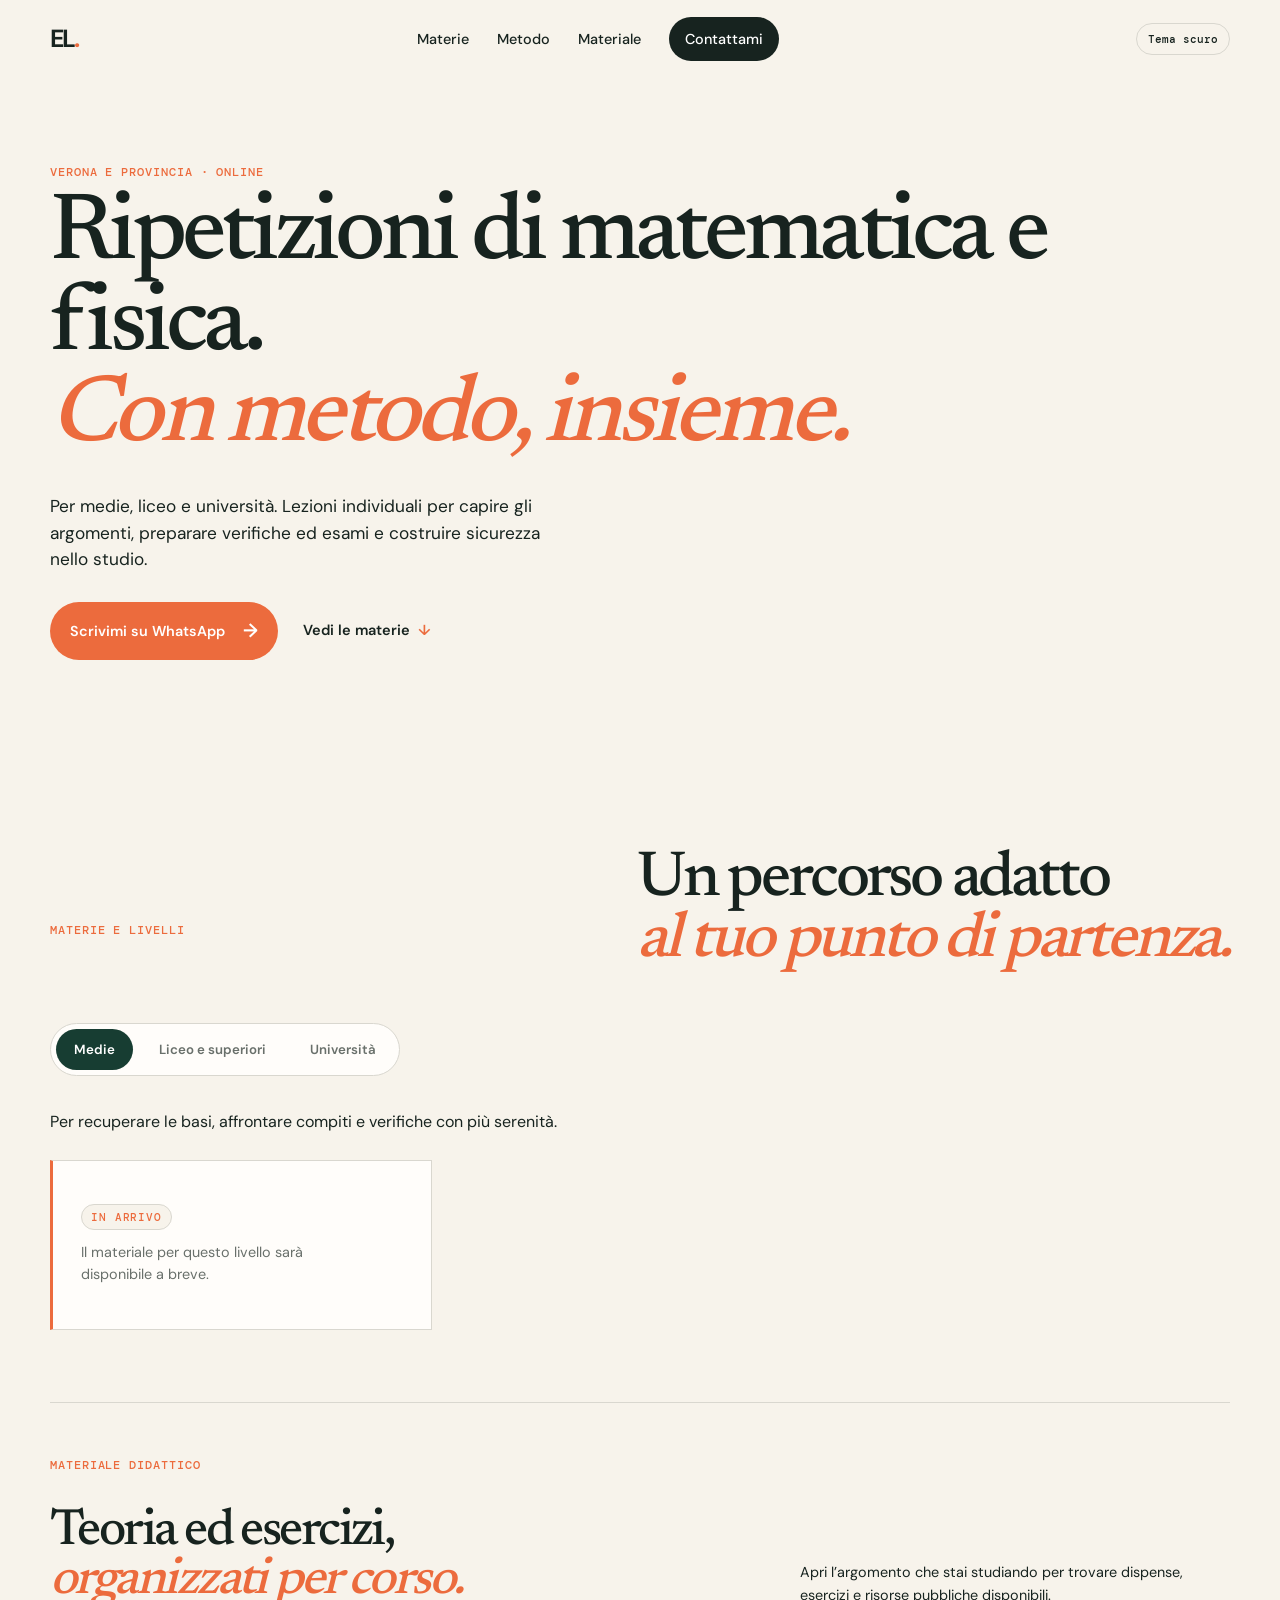
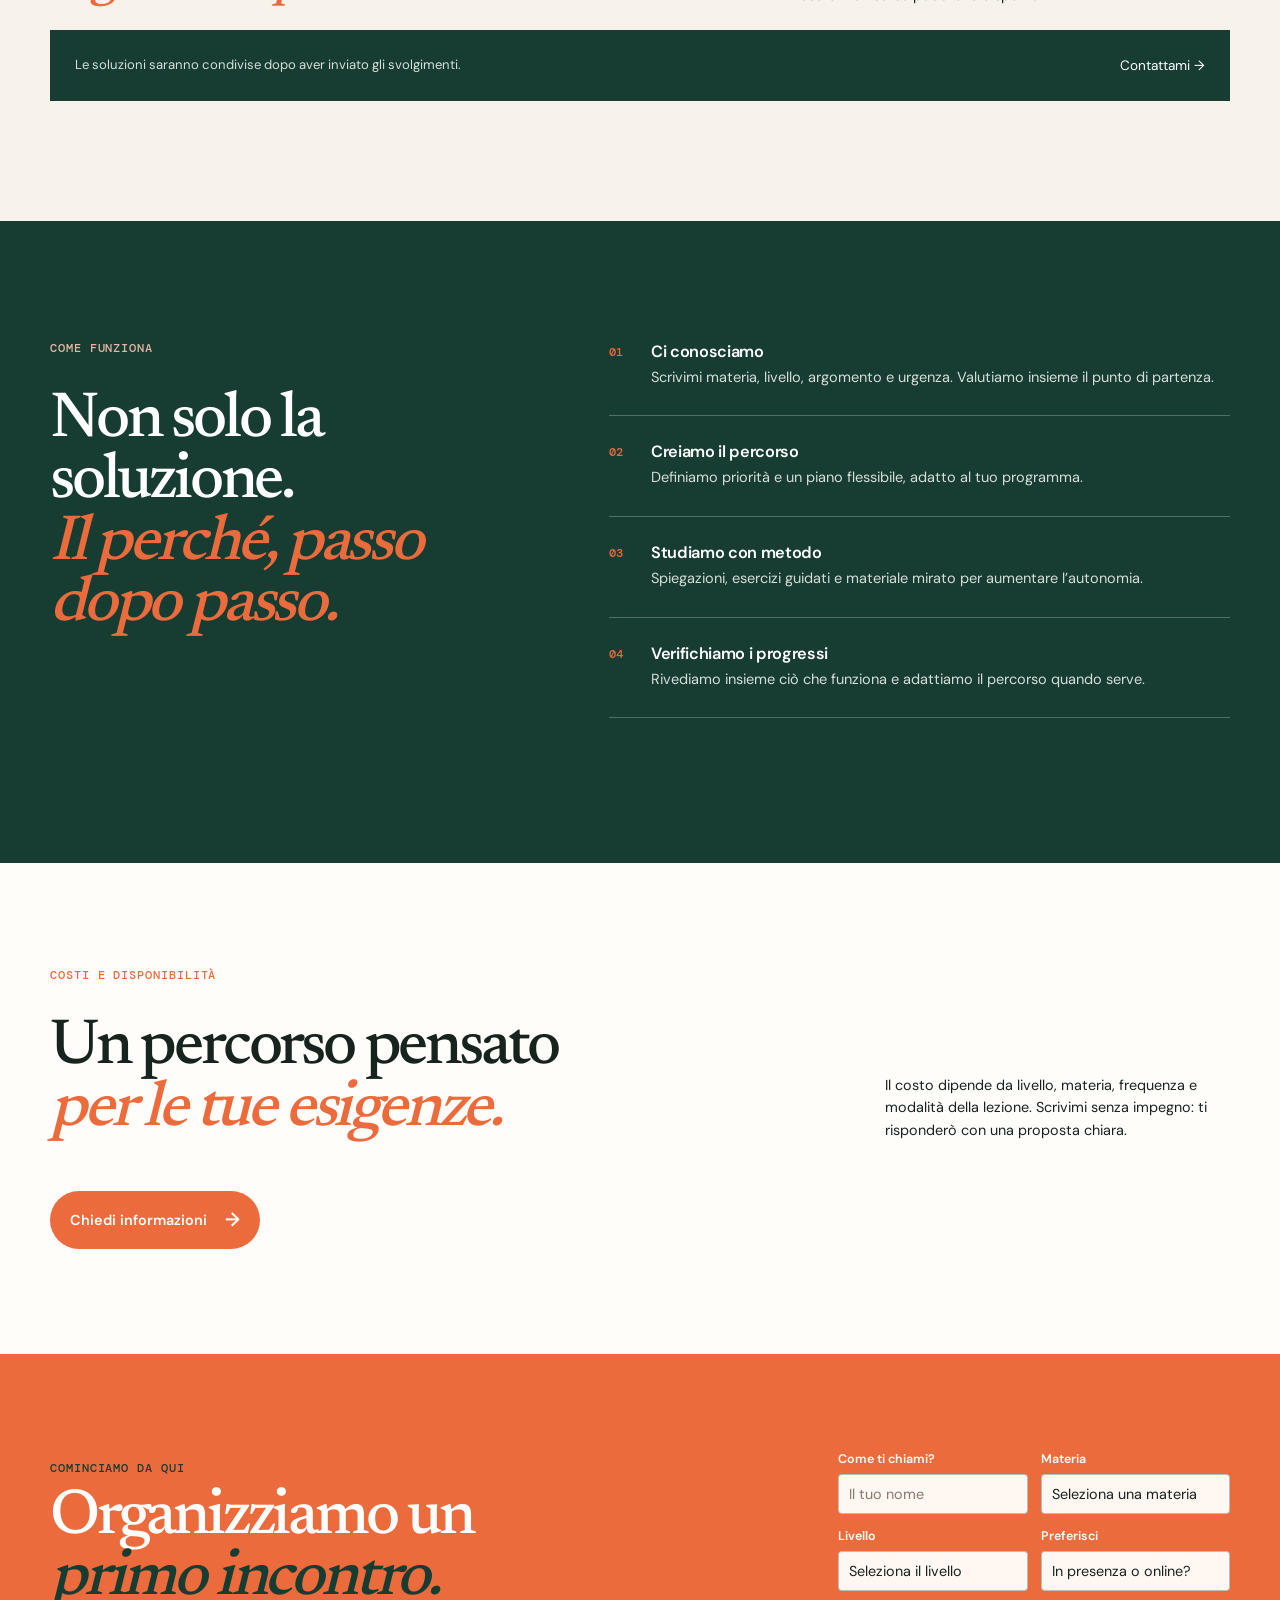
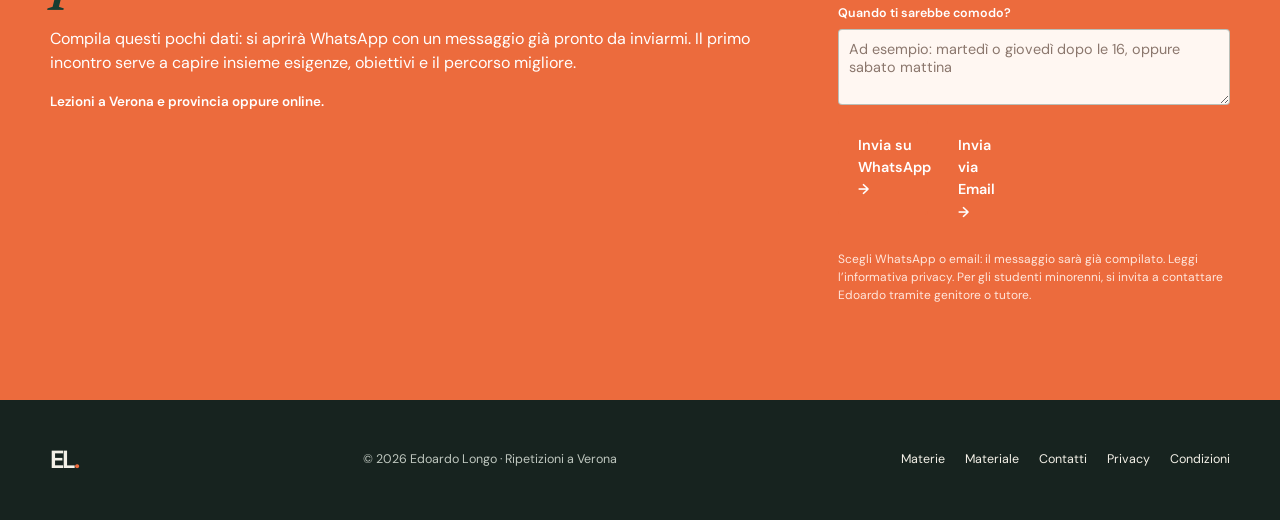
<file: index.html>
<!doctype html>
<html lang="it">
  <head>
    <meta charset="UTF-8" /><meta name="viewport" content="width=device-width, initial-scale=1.0" />
    <meta name="description" content="Ripetizioni di matematica e fisica per medie, liceo e università a Verona e provincia, anche online." />
    <title>Edoardo Longo | Ripetizioni a Verona</title><link rel="icon" href="favicon.svg" type="image/svg+xml" /><link rel="stylesheet" href="assets/css/style.css" /><link rel="canonical" href="https://edoolongo.github.io/RipetizioniSito/" /><meta property="og:type" content="website" /><meta property="og:site_name" content="Edoardo Longo | Ripetizioni a Verona" /><meta property="og:title" content="Ripetizioni di matematica e fisica | Edoardo Longo" /><meta property="og:description" content="Ripetizioni di matematica e fisica a Verona e online." /><meta property="og:url" content="https://edoolongo.github.io/RipetizioniSito/" /><meta property="og:image" content="https://edoolongo.github.io/RipetizioniSito/favicon.svg" /><meta name="twitter:card" content="summary" /><meta name="twitter:title" content="Ripetizioni di matematica e fisica | Edoardo Longo" /><meta name="twitter:description" content="Ripetizioni di matematica e fisica a Verona e online." /><meta name="twitter:image" content="https://edoolongo.github.io/RipetizioniSito/favicon.svg" />
  </head>
  <!-- Cloudflare Web Analytics -->
<script type="module"
        src="https://static.cloudflareinsights.com/beacon.min.js"
        data-cf-beacon='{"token": "ebfec169bf114a06a77a6d20a311c79b"}'>
</script>
<!-- End Cloudflare Web Analytics -->
  <body>
    <a class="skip-link" href="#contenuto">Vai al contenuto</a>
    <header class="site-header"><a class="brand" href="#inizio" aria-label="Home">EL<span>.</span></a><button class="menu-toggle" aria-expanded="false" aria-controls="nav-principale">Menu <span></span></button><nav id="nav-principale" class="main-nav" aria-label="Navigazione"><a href="#materie">Materie</a><a href="#metodo">Metodo</a><a href="#materiale">Materiale</a><a class="nav-cta" href="#contatti">Contattami</a></nav></header>
    <main id="contenuto">
      <section id="inizio" class="hero"><div class="hero-copy"><p class="eyebrow">Verona e provincia · Online</p><h1>Ripetizioni di matematica e fisica.<br /><em>Con metodo, insieme.</em></h1><p class="hero-text">Per medie, liceo e università. Lezioni individuali per capire gli argomenti, preparare verifiche ed esami e costruire sicurezza nello studio.</p><div class="hero-actions"><a class="button button-primary" href="https://wa.me/393333868540?text=Ciao%20Edoardo%2C%20vorrei%20avere%20informazioni%20per%20una%20ripetizione.%20Frequento%20___%20e%20avrei%20bisogno%20di%20aiuto%20in%20___." target="_blank" rel="noopener">Scrivimi su WhatsApp <span>→</span></a><a class="text-link" href="#materie">Vedi le materie <span>↓</span></a></div><div class="hero-notes"><span><b>1:1</b> Lezioni su misura</span><span><b>⌖</b> In presenza o online</span></div></div></section>
      <section id="materie" class="section subjects"><div class="section-heading"><div class="section-label">02 / Materie e livelli</div><h2>Un percorso adatto<br /><em>al tuo punto di partenza.</em></h2></div><div class="level-tabs" role="tablist"><button class="active" data-level="medie">Medie</button><button data-level="superiori">Liceo e superiori</button><button data-level="universita">Università</button></div><div class="level-panel active" data-panel="medie"><p class="level-intro">Per recuperare le basi, affrontare compiti e verifiche con più serenità.</p><div class="subject-grid compact"><article class="subject-card"><div class="card-number">Matematica</div><h3>Fondamenti e metodo</h3><p>Numeri, frazioni, proporzioni, equazioni, geometria piana e problemi.</p><a href="materiale.html?corso=matematica-medie">Materiale e esercizi →</a></article><article class="subject-card featured"><div class="card-number">Fisica</div><h3>Primi concetti</h3><p>Grandezze, misure, forze, energia e lettura dei fenomeni quotidiani.</p><a href="materiale.html?corso=fisica-medie">Materiale e esercizi →</a></article></div></div><div class="level-panel" data-panel="superiori"><p class="level-intro">Tutto il programma delle scuole superiori, dal recupero alla preparazione di verifiche e maturità.</p><div class="course-columns"><article><h3>Matematica</h3><ul class="course-list"><li><a href="materiale.html?corso=algebra">Algebra</a></li><li><a href="materiale.html?corso=geometria">Geometria</a></li><li><a href="materiale.html?corso=trigonometria">Trigonometria</a></li><li><a href="materiale.html?corso=funzioni">Funzioni e limiti</a></li><li><a href="materiale.html?corso=analisi-superiori">Analisi e derivate</a></li><li><a href="materiale.html?corso=probabilita-superiori">Probabilità e statistica</a></li></ul></article><article><h3>Fisica</h3><ul class="course-list"><li><a href="materiale.html?corso=cinematica">Cinematica</a></li><li><a href="materiale.html?corso=dinamica">Dinamica</a></li><li><a href="materiale.html?corso=energia">Lavoro, energia e quantità di moto</a></li><li><a href="materiale.html?corso=termodinamica">Termodinamica</a></li><li><a href="materiale.html?corso=elettromagnetismo">Elettromagnetismo</a></li><li><a href="materiale.html?corso=onde-ottica">Onde e ottica</a></li></ul></article></div></div><div class="level-panel" data-panel="universita"><p class="level-intro">Preparazione mirata per corsi ed esami universitari scientifici e informatici.</p><div class="course-columns three"><article><h3>Matematica</h3><ul class="course-list"><li><a href="materiale.html?corso=analisi-1">Analisi 1</a></li><li><a href="materiale.html?corso=analisi-2">Analisi 2</a></li><li><a href="materiale.html?corso=analisi-3">Analisi 3</a></li><li><a href="materiale.html?corso=geometria-differenziale">Geometria differenziale</a></li><li><a href="materiale.html?corso=topologia">Topologia</a></li><li><a href="materiale.html?corso=probabilita">Probabilità</a></li><li><a href="materiale.html?corso=calcolo-numerico">Calcolo numerico</a></li></ul></article><article><h3>Fisica</h3><ul class="course-list"><li><a href="materiale.html?corso=fisica-1">Fisica 1</a></li><li><a href="materiale.html?corso=fisica-2">Fisica 2</a></li></ul></article><article><h3>Programmazione</h3><ul class="course-list"><li><a href="materiale.html?corso=java">Java</a></li><li><a href="materiale.html?corso=python">Python</a></li><li><a href="materiale.html?corso=fortran">Fortran</a></li><li><a href="materiale.html?corso=matlab">Matlab</a></li></ul></article></div></div></section>
      <section id="metodo" class="section method"><div class="method-intro"><div class="section-label">03 / Come funziona</div><h2>Non solo la soluzione.<br /><em>Il perché, passo dopo passo.</em></h2></div><ol class="steps"><li><span>01</span><div><h3>Ci conosciamo</h3><p>Scrivimi materia, livello, argomento e urgenza. Valutiamo insieme il punto di partenza.</p></div></li><li><span>02</span><div><h3>Creiamo il percorso</h3><p>Definiamo priorità e un piano flessibile, adatto al tuo programma.</p></div></li><li><span>03</span><div><h3>Studiamo con metodo</h3><p>Spiegazioni, esercizi guidati e materiale mirato per aumentare l’autonomia.</p></div></li><li><span>04</span><div><h3>Verifichiamo i progressi</h3><p>Rivediamo insieme ciò che funziona e adattiamo il percorso quando serve.</p></div></li></ol></section>
      <section id="prezzi" class="section pricing contact-pricing"><div class="section-label">04 / Costi e disponibilità</div><div class="pricing-heading"><h2>Un percorso pensato<br /><em>per le tue esigenze.</em></h2><p>Il costo dipende da livello, materia, frequenza e modalità della lezione. Scrivimi senza impegno: ti risponderò con una proposta chiara.</p></div><a class="button button-primary" href="https://wa.me/393333868540?text=Ciao%20Edoardo%2C%20vorrei%20chiederti%20informazioni%20su%20costi%20e%20disponibilit%C3%A0%20per%20ripetizioni%20di%20___." target="_blank" rel="noopener">Chiedi informazioni <span>→</span></a></section>
      <section id="materiale" class="section resources"><div class="resources-head"><div><div class="section-label">06 / Materiale didattico</div><h2>Teoria ed esercizi,<br /><em>organizzati per corso.</em></h2></div><p>Apri l’argomento che stai studiando per trovare dispense, esercizi e risorse pubbliche disponibili.</p></div><div class="resource-grid"><a class="resource-card" href="#materie"><span>↗</span><small>Scuole medie</small><h3>Matematica e fisica</h3><p>Vai alle materie</p></a><a class="resource-card" href="#materie"><span>↗</span><small>Scuole superiori</small><h3>Programma completo</h3><p>Vai alle materie</p></a><a class="resource-card" href="#materie"><span>↗</span><small>Università</small><h3>Corsi ed esami</h3><p>Vai alle materie</p></a></div><aside class="student-area"><div class="lock">⌁</div><div><h3>Soluzioni e area studenti <span>riservata</span></h3><p>Le soluzioni complete e il materiale personale non vengono pubblicati sul sito: saranno condivisi solo tramite un’area con accesso dedicato.</p></div><a href="#contatti">Chiedi informazioni →</a></aside></section>
      <section id="contatti" class="contact"><div><p class="eyebrow">Cominciamo da qui</p><h2>Organizziamo un<br /><em>primo incontro.</em></h2><p>Compila questi pochi dati: si aprirà WhatsApp con un messaggio già pronto da inviarmi. Il primo incontro serve a capire insieme esigenze, obiettivi e il percorso migliore.</p><p class="contact-note">Lezioni a Verona e provincia oppure online.</p></div><form id="booking-form" class="booking-form"><label>Come ti chiami?<input name="nome" type="text" placeholder="Il tuo nome" required /></label><label>Materia<select name="materia" required><option value="" selected disabled>Seleziona una materia</option><option>Matematica</option><option>Fisica</option><option>Programmazione</option><option>Altro</option></select></label><label>Livello<select name="livello" required><option value="" selected disabled>Seleziona il livello</option><option>Scuole medie</option><option>Scuole superiori</option><option>Università</option></select></label><label>Preferisci<select name="modalita" required><option value="" selected disabled>In presenza o online?</option><option>In presenza a Verona / provincia</option><option>Online</option><option>Indifferente</option></select></label><label class="full-width">Quando ti sarebbe comodo?<textarea name="disponibilita" rows="3" placeholder="Ad esempio: martedì o giovedì dopo le 16, oppure sabato mattina" required></textarea></label><button class="button button-light full-width" type="submit">Proponi un primo incontro su WhatsApp <span>→</span></button><p class="form-note full-width">Si aprirà WhatsApp: potrai rileggere e inviare tu il messaggio.</p></form></section>
    </main><footer><a class="brand" href="#inizio">EL<span>.</span></a><p>© <span id="year"></span> Edoardo Longo · Ripetizioni a Verona</p><div><a href="#materie">Materie</a><a href="#materiale">Materiale</a><a href="#contatti">Contatti</a><a href="privacy.html">Privacy</a><a href="condizioni.html">Condizioni</a></div></footer><script src="assets/js/main.js"></script>
  </body>
</html>
</file>
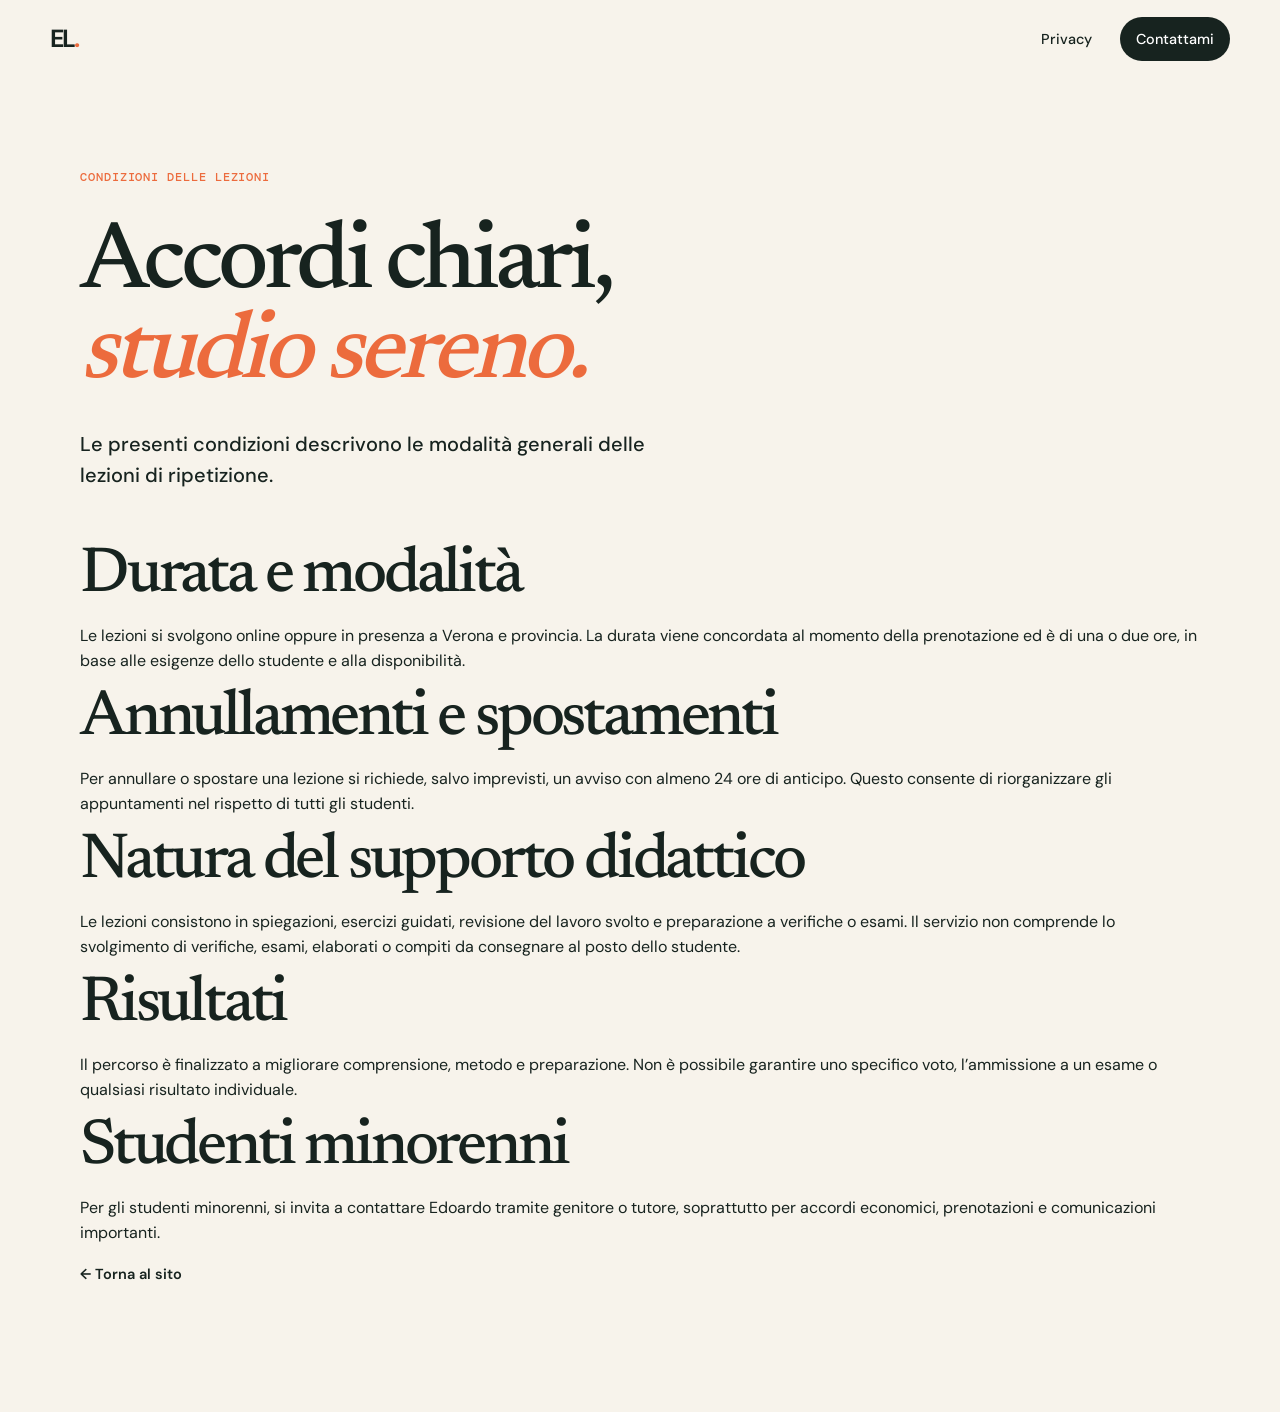
<file: condizioni.html>
<!doctype html><html lang="it"><head><meta charset="UTF-8" /><meta name="viewport" content="width=device-width, initial-scale=1.0" /><meta name="description" content="Condizioni delle lezioni di ripetizione di Edoardo Longo." /><title>Condizioni delle lezioni | Edoardo Longo</title><link rel="icon" href="favicon.svg" type="image/svg+xml" /><link rel="stylesheet" href="assets/css/style.css" /><link rel="canonical" href="https://edoolongo.github.io/RipetizioniSito/condizioni.html" /><meta property="og:type" content="website" /><meta property="og:site_name" content="Edoardo Longo | Ripetizioni a Verona" /><meta property="og:title" content="Condizioni delle lezioni | Edoardo Longo" /><meta property="og:description" content="Ripetizioni di matematica e fisica a Verona e online." /><meta property="og:url" content="https://edoolongo.github.io/RipetizioniSito/condizioni.html" /><meta property="og:image" content="https://edoolongo.github.io/RipetizioniSito/favicon.svg" /><meta name="twitter:card" content="summary" /><meta name="twitter:title" content="Ripetizioni di matematica e fisica | Edoardo Longo" /><meta name="twitter:description" content="Ripetizioni di matematica e fisica a Verona e online." /><meta name="twitter:image" content="https://edoolongo.github.io/RipetizioniSito/favicon.svg" /></head><!-- Cloudflare Web Analytics -->
<script type="module"
        src="https://static.cloudflareinsights.com/beacon.min.js"
        data-cf-beacon='{"token": "ebfec169bf114a06a77a6d20a311c79b"}'>
</script>
<!-- End Cloudflare Web Analytics --><body><header class="site-header"><a class="brand" href="index.html">EL<span>.</span></a><nav class="main-nav material-nav"><a href="privacy.html">Privacy</a><a class="nav-cta" href="index.html#contatti">Contattami</a></nav></header><main class="material-page privacy-page"><p class="section-label">Condizioni delle lezioni</p><h1>Accordi chiari,<br /><em>studio sereno.</em></h1><p class="lead">Le presenti condizioni descrivono le modalità generali delle lezioni di ripetizione.</p><h2>Durata e modalità</h2><p>Le lezioni si svolgono online oppure in presenza a Verona e provincia. La durata viene concordata al momento della prenotazione ed è di una o due ore, in base alle esigenze dello studente e alla disponibilità.</p><h2>Annullamenti e spostamenti</h2><p>Per annullare o spostare una lezione si richiede, salvo imprevisti, un avviso con almeno 24 ore di anticipo. Questo consente di riorganizzare gli appuntamenti nel rispetto di tutti gli studenti.</p><h2>Natura del supporto didattico</h2><p>Le lezioni consistono in spiegazioni, esercizi guidati, revisione del lavoro svolto e preparazione a verifiche o esami. Il servizio non comprende lo svolgimento di verifiche, esami, elaborati o compiti da consegnare al posto dello studente.</p><h2>Risultati</h2><p>Il percorso è finalizzato a migliorare comprensione, metodo e preparazione. Non è possibile garantire uno specifico voto, l’ammissione a un esame o qualsiasi risultato individuale.</p><h2>Studenti minorenni</h2><p>Per gli studenti minorenni, si invita a contattare Edoardo tramite genitore o tutore, soprattutto per accordi economici, prenotazioni e comunicazioni importanti.</p><p><a class="text-link" href="index.html">← Torna al sito</a></p></main></body></html>
</file>
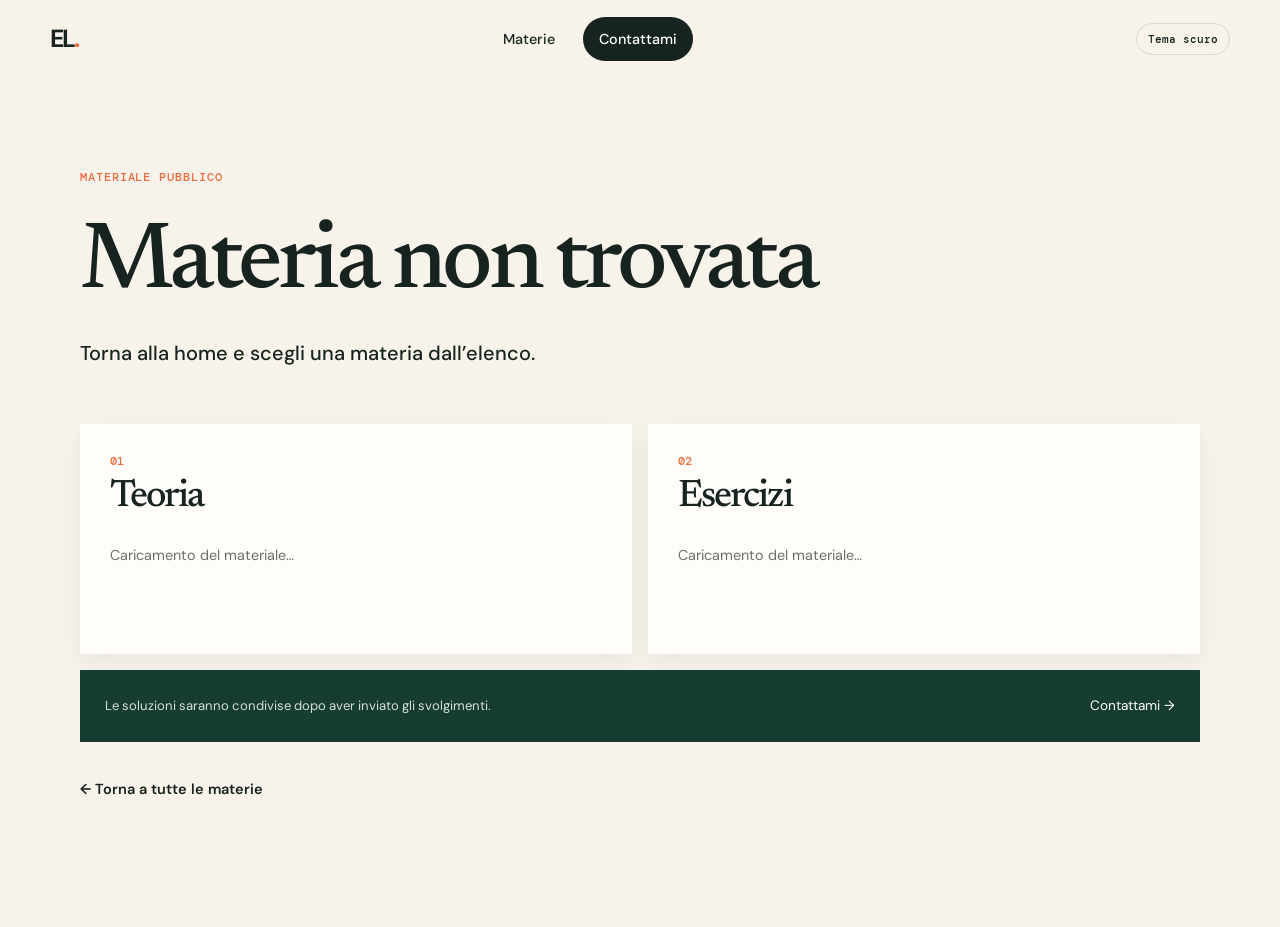
<file: materiale.html>
<!doctype html><html lang="it"><head><meta charset="UTF-8" /><meta name="viewport" content="width=device-width, initial-scale=1.0" /><meta name="description" content="Materiale didattico per ripetizioni." /><title>Materiale didattico | Edoardo Longo</title><link rel="icon" href="favicon.svg" type="image/svg+xml" /><link rel="stylesheet" href="assets/css/style.css" /><link rel="canonical" href="https://edoolongo.github.io/RipetizioniSito/materiale.html" /><meta property="og:type" content="website" /><meta property="og:site_name" content="Edoardo Longo | Ripetizioni a Verona" /><meta property="og:title" content="Materiale didattico | Edoardo Longo" /><meta property="og:description" content="Ripetizioni di matematica e fisica a Verona e online." /><meta property="og:url" content="https://edoolongo.github.io/RipetizioniSito/materiale.html" /><meta property="og:image" content="https://edoolongo.github.io/RipetizioniSito/favicon.svg" /><meta name="twitter:card" content="summary" /><meta name="twitter:title" content="Ripetizioni di matematica e fisica | Edoardo Longo" /><meta name="twitter:description" content="Ripetizioni di matematica e fisica a Verona e online." /><meta name="twitter:image" content="https://edoolongo.github.io/RipetizioniSito/favicon.svg" /></head><!-- Cloudflare Web Analytics -->
<script type="module"
        src="https://static.cloudflareinsights.com/beacon.min.js"
        data-cf-beacon='{"token": "ebfec169bf114a06a77a6d20a311c79b"}'>
</script>
<!-- End Cloudflare Web Analytics --><body><header class="site-header"><a class="brand" href="index.html">EL<span>.</span></a><nav class="main-nav material-nav"><a href="index.html#materie">Materie</a><a class="nav-cta" href="index.html#contatti">Contattami</a></nav></header><main class="material-page"><p class="section-label" id="course-level">Materiale pubblico</p><h1 id="course-title">Materiale didattico</h1><p class="lead" id="course-intro">Teoria ed esercizi per questo corso.</p><div class="material-sections"><section><p class="material-icon">01</p><h2>Teoria</h2><div id="theory-list" class="file-list"><p>Caricamento del materiale…</p></div></section><section><p class="material-icon">02</p><h2>Esercizi</h2><div id="exercise-list" class="file-list"><p>Caricamento del materiale…</p></div></section></div><aside class="student-area"><div class="lock">⌁</div><div><h3>Soluzioni riservate</h3><p>Le soluzioni non sono pubblicate sul sito e vengono condivise nell’area studenti dedicata.</p></div><a href="index.html#contatti">Contattami →</a></aside><p><a class="text-link" href="index.html#materie">← Torna a tutte le materie</a></p></main><script src="assets/js/materiale.js"></script></body></html>
</file>
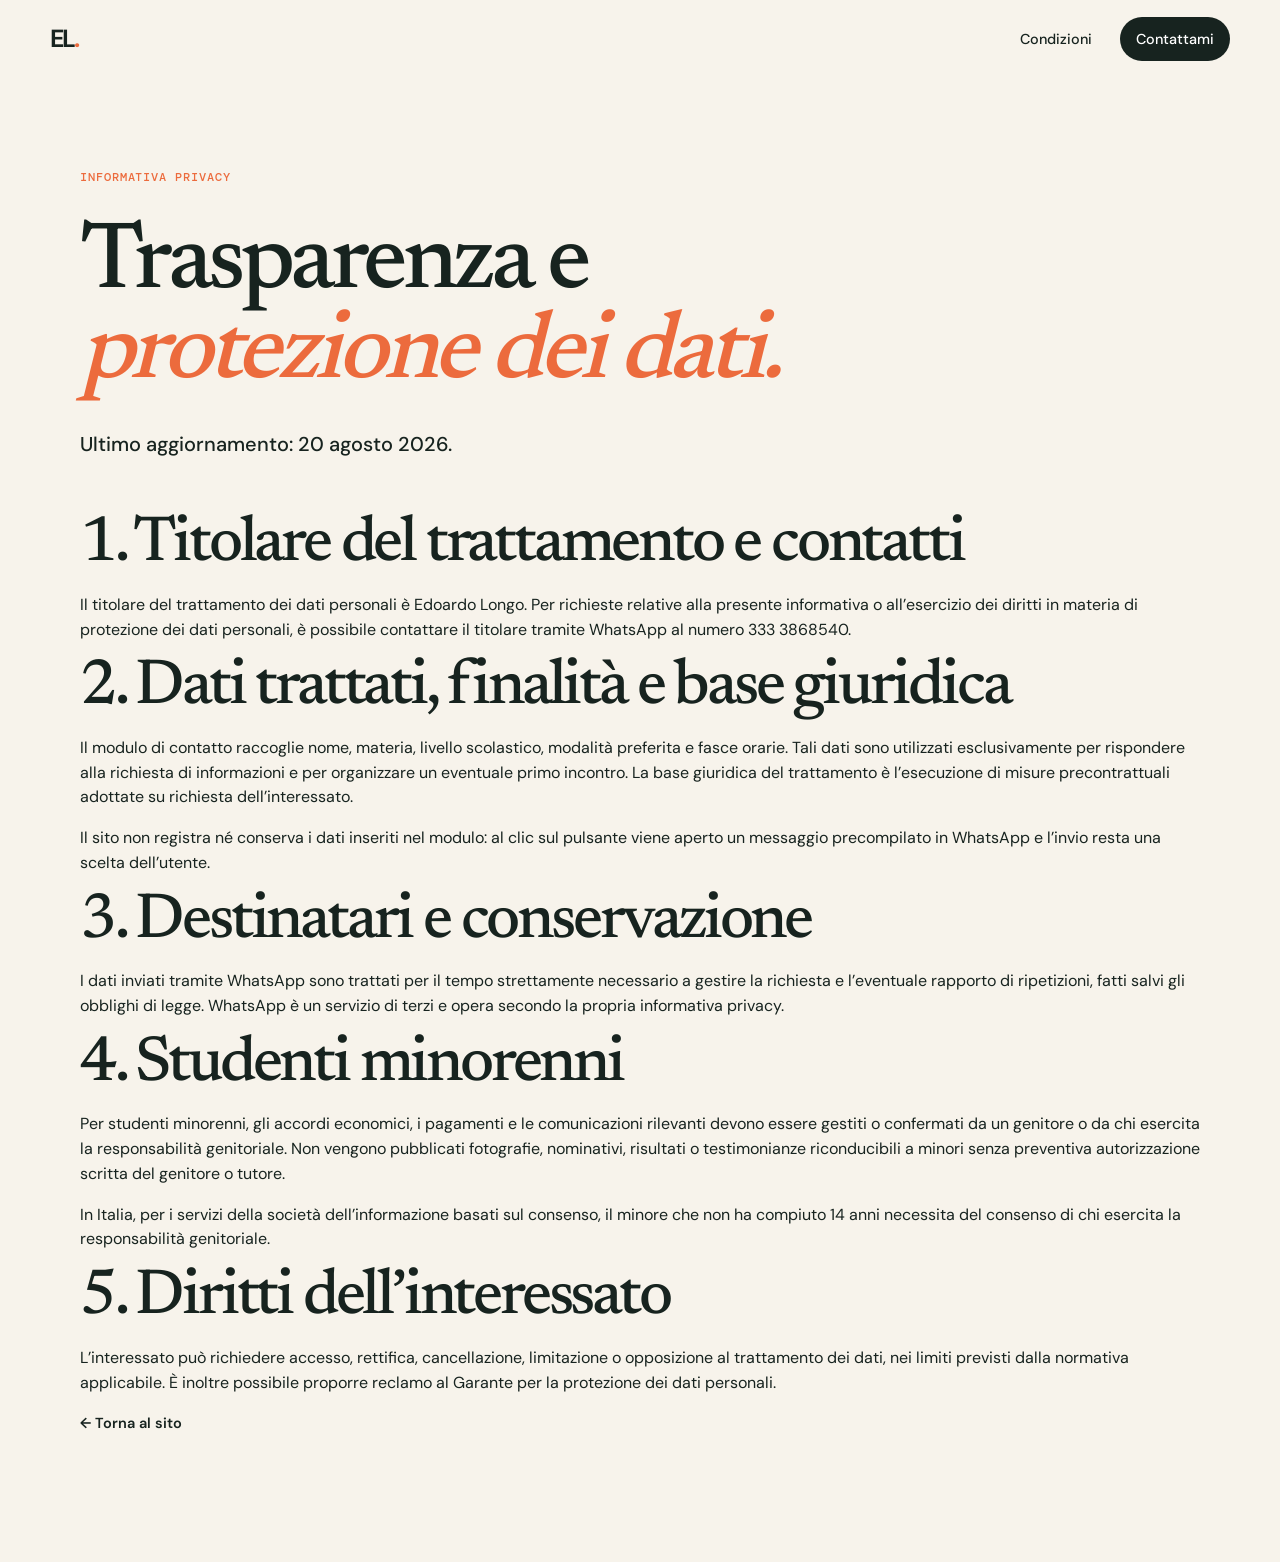
<file: privacy.html>
<!doctype html><html lang="it"><head><meta charset="UTF-8" /><meta name="viewport" content="width=device-width, initial-scale=1.0" /><meta name="description" content="Informativa privacy per il sito di ripetizioni di Edoardo Longo." /><title>Informativa privacy | Edoardo Longo</title><link rel="icon" href="favicon.svg" type="image/svg+xml" /><link rel="stylesheet" href="assets/css/style.css" /><link rel="canonical" href="https://edoolongo.github.io/RipetizioniSito/privacy.html" /><meta property="og:type" content="website" /><meta property="og:site_name" content="Edoardo Longo | Ripetizioni a Verona" /><meta property="og:title" content="Informativa privacy | Edoardo Longo" /><meta property="og:description" content="Ripetizioni di matematica e fisica a Verona e online." /><meta property="og:url" content="https://edoolongo.github.io/RipetizioniSito/privacy.html" /><meta property="og:image" content="https://edoolongo.github.io/RipetizioniSito/favicon.svg" /><meta name="twitter:card" content="summary" /><meta name="twitter:title" content="Ripetizioni di matematica e fisica | Edoardo Longo" /><meta name="twitter:description" content="Ripetizioni di matematica e fisica a Verona e online." /><meta name="twitter:image" content="https://edoolongo.github.io/RipetizioniSito/favicon.svg" /></head><!-- Cloudflare Web Analytics -->
<script type="module"
        src="https://static.cloudflareinsights.com/beacon.min.js"
        data-cf-beacon='{"token": "ebfec169bf114a06a77a6d20a311c79b"}'>
</script>
<!-- End Cloudflare Web Analytics --><body><header class="site-header"><a class="brand" href="index.html">EL<span>.</span></a><nav class="main-nav material-nav"><a href="condizioni.html">Condizioni</a><a class="nav-cta" href="index.html#contatti">Contattami</a></nav></header><main class="material-page privacy-page"><p class="section-label">Informativa privacy</p><h1>Trasparenza e<br /><em>protezione dei dati.</em></h1><p class="lead">Ultimo aggiornamento: 20 agosto 2026.</p><h2>1. Titolare del trattamento e contatti</h2><p>Il titolare del trattamento dei dati personali è Edoardo Longo. Per richieste relative alla presente informativa o all’esercizio dei diritti in materia di protezione dei dati personali, è possibile contattare il titolare tramite WhatsApp al numero <a href="https://wa.me/393333868540">333 3868540</a>.</p><h2>2. Dati trattati, finalità e base giuridica</h2><p>Il modulo di contatto raccoglie nome, materia, livello scolastico, modalità preferita e fasce orarie. Tali dati sono utilizzati esclusivamente per rispondere alla richiesta di informazioni e per organizzare un eventuale primo incontro. La base giuridica del trattamento è l’esecuzione di misure precontrattuali adottate su richiesta dell’interessato.</p><p>Il sito non registra né conserva i dati inseriti nel modulo: al clic sul pulsante viene aperto un messaggio precompilato in WhatsApp e l’invio resta una scelta dell’utente.</p><h2>3. Destinatari e conservazione</h2><p>I dati inviati tramite WhatsApp sono trattati per il tempo strettamente necessario a gestire la richiesta e l’eventuale rapporto di ripetizioni, fatti salvi gli obblighi di legge. WhatsApp è un servizio di terzi e opera secondo la propria informativa privacy.</p><h2>4. Studenti minorenni</h2><p>Per studenti minorenni, gli accordi economici, i pagamenti e le comunicazioni rilevanti devono essere gestiti o confermati da un genitore o da chi esercita la responsabilità genitoriale. Non vengono pubblicati fotografie, nominativi, risultati o testimonianze riconducibili a minori senza preventiva autorizzazione scritta del genitore o tutore.</p><p>In Italia, per i servizi della società dell’informazione basati sul consenso, il minore che non ha compiuto 14 anni necessita del consenso di chi esercita la responsabilità genitoriale.</p><h2>5. Diritti dell’interessato</h2><p>L’interessato può richiedere accesso, rettifica, cancellazione, limitazione o opposizione al trattamento dei dati, nei limiti previsti dalla normativa applicabile. È inoltre possibile proporre reclamo al Garante per la protezione dei dati personali.</p><p><a class="text-link" href="index.html">← Torna al sito</a></p></main></body></html>
</file>
<file: assets/css/style.css>
.empty-catalog{padding:25px;background:var(--paper);border:1px solid var(--line)}.empty-catalog p{margin:10px 0 0;color:var(--muted);font-size:.9rem}.catalog-status{display:inline-block;color:var(--muted);font:500 .7rem var(--mono);letter-spacing:.08em;text-transform:uppercase}.email-fallback{display:block;width:max-content;margin:2px auto 0;color:#ffe6dc;font-size:.78rem;text-decoration:underline;text-underline-offset:3px}.email-fallback:hover{color:#fff}
@font-face{font-family:'DM Mono';font-style:normal;font-weight:400;font-display:swap;src:url('../fonts/dm-mono-400.ttf') format('truetype')}@font-face{font-family:'DM Mono';font-style:normal;font-weight:500;font-display:swap;src:url('../fonts/dm-mono-500.ttf') format('truetype')}@font-face{font-family:'DM Sans';font-style:normal;font-weight:400;font-display:swap;src:url('../fonts/dm-sans-400.ttf') format('truetype')}@font-face{font-family:'DM Sans';font-style:normal;font-weight:500;font-display:swap;src:url('../fonts/dm-sans-500.ttf') format('truetype')}@font-face{font-family:'DM Sans';font-style:normal;font-weight:600;font-display:swap;src:url('../fonts/dm-sans-600.ttf') format('truetype')}@font-face{font-family:'DM Sans';font-style:normal;font-weight:700;font-display:swap;src:url('../fonts/dm-sans-700.ttf') format('truetype')}@font-face{font-family:'Newsreader';font-style:normal;font-weight:500;font-display:swap;src:url('../fonts/newsreader-500.ttf') format('truetype')}@font-face{font-family:'Newsreader';font-style:normal;font-weight:600;font-display:swap;src:url('../fonts/newsreader-600.ttf') format('truetype')}
:root{--ink:#17231f;--pine:#173d32;--cream:#f7f3eb;--paper:#fffdfa;--orange:#ec6b3d;--line:#d9d7cf;--muted:#69706b;--sans:'DM Sans',sans-serif;--serif:'Newsreader',serif;--mono:'DM Mono',monospace}*{box-sizing:border-box}html{scroll-behavior:smooth}body{margin:0;background:var(--cream);color:var(--ink);font-family:var(--sans);line-height:1.55}a{color:inherit;text-decoration:none}.skip-link{position:absolute;left:-999px}.skip-link:focus{left:1rem;top:1rem;z-index:10;background:#fff;padding:.5rem}.site-header{height:78px;max-width:1240px;margin:auto;padding:0 30px;display:flex;align-items:center;justify-content:space-between}.brand{font-size:1.55rem;font-weight:700;letter-spacing:-.08em}.brand span{color:var(--orange)}.main-nav{display:flex;align-items:center;gap:28px;font-size:.9rem;font-weight:500}.main-nav>a:not(.nav-cta):hover,footer a:hover{color:var(--orange)}.nav-cta{background:var(--ink);color:#fff;border-radius:99px;padding:11px 16px}.menu-toggle{display:none;background:none;border:0;font:inherit}.hero{min-height:635px;max-width:1240px;margin:auto;padding:75px 30px 70px;display:grid;grid-template-columns:1.08fr .92fr;gap:30px;align-items:center}.eyebrow,.section-label{font:500 .72rem var(--mono);text-transform:uppercase;letter-spacing:.08em;color:var(--orange)}h1,h2{font-family:var(--serif);font-weight:500;line-height:.96;letter-spacing:-.05em;margin:0}h1{font-size:clamp(3.8rem,7.4vw,6.5rem)}h2{font-size:clamp(2.8rem,5vw,4.7rem)}em{font-style:italic;color:var(--orange)}.hero-text{max-width:490px;font-size:1.08rem;margin:29px 0}.hero-actions{display:flex;gap:25px;align-items:center}.button{display:inline-flex;gap:18px;align-items:center;padding:14px 20px;border-radius:99px;font-size:.9rem;font-weight:600}.button-primary{background:var(--orange);color:#fff}.button span{font-size:1.2rem}.text-link{font-weight:600;font-size:.91rem}.text-link span{color:var(--orange);margin-left:4px}.hero-notes{display:flex;gap:24px;margin-top:70px;font-size:.83rem}.hero-notes b{color:var(--orange);margin-right:5px}.hero-graphic{height:455px;background:var(--pine);border-radius:2px;position:relative;overflow:hidden;color:#e9e3d5}.hero-graphic:after{content:'';position:absolute;width:210px;height:210px;background:var(--orange);border-radius:50%;bottom:-104px;right:-70px}.orbit{position:absolute;border:1px solid rgba(255,255,255,.25);border-radius:50%;left:50%;top:48%;transform:translate(-50%,-50%)}.orbit-one{width:300px;height:300px}.orbit-two{width:460px;height:170px;transform:translate(-50%,-50%) rotate(-25deg)}.formula{font:500 1.25rem var(--mono);position:absolute;top:29%;left:26%;z-index:1}.hero-graphic p{font:500 1.45rem var(--serif);position:absolute;bottom:31px;left:34px;z-index:1;line-height:.95}.dot{width:10px;height:10px;border-radius:50%;position:absolute;z-index:1}.dot-one{background:var(--orange);left:25%;top:66%}.dot-two{background:#e9e3d5;right:22%;top:22%}.section{padding:120px max(30px,calc((100% - 1180px)/2))}.about{background:var(--paper)}.section-label{margin-bottom:35px}.about-content{display:grid;grid-template-columns:1.1fr .7fr;gap:120px}.lead{font-size:1.25rem;font-weight:500;margin-top:0}.about-content .text-link{display:inline-block;margin-top:15px}.subjects{background:var(--cream)}.section-heading{display:flex;justify-content:space-between;align-items:end;margin-bottom:50px}.subject-grid,.price-grid,.resource-grid{display:grid;grid-template-columns:repeat(3,1fr);gap:16px}.subject-card{border:1px solid var(--line);min-height:320px;padding:27px;display:flex;flex-direction:column}.subject-card.featured{background:var(--pine);color:#fff;border-color:var(--pine)}.card-number{font:500 .72rem var(--mono);color:var(--orange)}h3{font:600 1.4rem var(--serif);letter-spacing:-.02em;margin:42px 0 9px}.subject-card p{font-size:.9rem;margin:0}.subject-card ul{padding:0;margin:auto 0 0;list-style:none;font-size:.79rem}.subject-card li{border-top:1px solid currentColor;padding:7px 0;opacity:.85}.method{background:var(--pine);color:#fff;display:grid;grid-template-columns:.85fr 1.15fr;gap:100px}.method .section-label{color:#e6b7a6}.steps{margin:0;padding:0;list-style:none}.steps li{display:flex;gap:28px;padding:0 0 26px;margin-bottom:25px;border-bottom:1px solid rgba(255,255,255,.25)}.steps span{font:500 .72rem var(--mono);color:var(--orange);padding-top:4px}.steps h3{margin:0 0 5px;font-family:var(--sans);font-size:1.02rem}.steps p{margin:0;color:#d6ded9;font-size:.91rem}.pricing{background:var(--paper)}.pricing-heading{display:flex;justify-content:space-between;gap:40px;align-items:end;margin-bottom:50px}.pricing-heading p{max-width:345px;font-size:.9rem;margin:0}.price-grid article{border:1px solid var(--line);padding:25px;min-height:320px;display:flex;flex-direction:column}.price-grid .price-best{background:var(--orange);border-color:var(--orange);color:#fff}.price-tag{font:500 .72rem var(--mono);text-transform:uppercase;letter-spacing:.06em;color:var(--orange);margin:0}.price-best .price-tag{color:var(--pine)}.price-grid h3{margin:37px 0 11px}.price{font-family:var(--serif);margin:0}.price strong{font-size:2.6rem;font-weight:500}.price small{font-family:var(--sans)}.price-grid article>p:not(.price-tag):not(.price){font-size:.86rem;margin:15px 0}.price-grid a{font-size:.85rem;font-weight:600;margin-top:auto}.price-note{font-size:.76rem;color:var(--muted)}.testimonials{background:#dce5d2;text-align:center;padding-top:100px;padding-bottom:100px}.testimonials .section-label{margin-bottom:26px}.testimonials blockquote{max-width:820px;font:500 clamp(2rem,4vw,3.4rem)/1 var(--serif);letter-spacing:-.04em;margin:0 auto}.quote-author{display:flex;align-items:center;justify-content:center;gap:10px;margin-top:28px;font-size:.8rem}.quote-author span{display:grid;place-items:center;width:27px;height:27px;border-radius:50%;background:var(--pine);color:#fff}.quote-author p{margin:0}.testimonial-dots button{width:7px;height:7px;border:0;border-radius:50%;padding:0;margin:24px 4px;background:#a9b5a3}.testimonial-dots .active{background:var(--orange)}.resources{background:var(--cream)}.resources-head{display:flex;justify-content:space-between;gap:50px;align-items:end;margin-bottom:50px}.resources-head>p{max-width:350px;font-size:.9rem}.resource-card{min-height:205px;background:var(--paper);padding:25px;position:relative;border:1px solid transparent;transition:.2s}.resource-card:hover{transform:translateY(-3px);border-color:var(--orange)}.resource-card>span{position:absolute;right:22px;color:var(--orange);font-size:1.25rem}.resource-card small{font:500 .7rem var(--mono);text-transform:uppercase;color:var(--orange)}.resource-card h3{margin:35px 0 28px}.resource-card p{margin:0;font-size:.78rem;color:var(--muted)}.student-area{margin-top:16px;padding:25px;background:var(--pine);color:#fff;display:grid;grid-template-columns:auto 1fr auto;gap:22px;align-items:center}.lock{border:1px solid #dfe8d7;border-radius:50%;width:43px;height:43px;display:grid;place-items:center;font-size:1.4rem}.student-area h3{margin:0;font:600 1.08rem var(--sans)}.student-area h3 span{font:500 .68rem var(--mono);text-transform:uppercase;background:var(--orange);padding:3px 6px;margin-left:6px}.student-area p{margin:4px 0 0;font-size:.82rem;color:#d6ded9}.student-area a{font-size:.85rem;color:#fff;white-space:nowrap}.faq{background:var(--paper)}.faq-layout{display:grid;grid-template-columns:.82fr 1.18fr;gap:100px}.accordion details{border-top:1px solid var(--line);padding:20px 0}.accordion details:last-child{border-bottom:1px solid var(--line)}summary{display:flex;justify-content:space-between;list-style:none;font-weight:600;cursor:pointer}summary::-webkit-details-marker{display:none}summary span{color:var(--orange);font-size:1.35rem;font-weight:400;line-height:.75}.accordion details[open] summary span{transform:rotate(45deg)}.accordion p{margin:13px 35px 0 0;font-size:.9rem;color:var(--muted)}.contact{padding:96px max(30px,calc((100% - 1180px)/2));background:var(--orange);display:grid;grid-template-columns:1.3fr .7fr;gap:60px;color:#fff}.contact .eyebrow{color:var(--pine)}.contact h2 em{color:var(--pine)}.contact>div>p:last-child{max-width:450px}.contact-actions{display:flex;flex-direction:column;align-items:flex-start;justify-content:center;gap:15px}.button-light{background:var(--cream);color:var(--ink)}.contact-whatsapp{font-size:.9rem;font-weight:600}.contact-actions p{font-size:.75rem;margin:0;color:#ffe6dc}footer{min-height:120px;background:var(--ink);color:#f3f0e7;padding:0 max(30px,calc((100% - 1180px)/2));display:flex;align-items:center;justify-content:space-between;font-size:.78rem}footer p{color:#bfc7bf}footer div{display:flex;gap:20px}
@media(max-width:760px){.site-header{height:68px;padding:0 20px;position:relative}.menu-toggle{display:block;font-size:.82rem;font-weight:600}.menu-toggle span{display:inline-block;width:12px;border-top:1px solid;margin-left:5px}.main-nav{display:none;position:absolute;top:68px;right:15px;left:15px;background:var(--paper);border:1px solid var(--line);padding:17px;z-index:5;align-items:stretch;gap:0;box-shadow:0 8px 20px #0001}.main-nav.open{display:flex}.main-nav a{padding:10px}.nav-cta{text-align:center;margin-top:5px}.hero{min-height:auto;padding:58px 20px 55px;display:block}.hero-graphic{height:280px;margin-top:46px}.orbit-one{width:200px;height:200px}.orbit-two{width:310px;height:120px}.formula{left:20%;top:26%}.hero-notes{margin-top:42px;gap:14px;font-size:.72rem}.section{padding:75px 20px}.section-label{margin-bottom:25px}.about-content,.method,.faq-layout{display:block}.about-content h2{margin-bottom:30px}.section-heading,.pricing-heading,.resources-head{display:block}.section-heading h2,.pricing-heading h2,.resources-head h2{margin-top:20px}.subject-grid,.price-grid,.resource-grid{grid-template-columns:1fr;gap:12px}.subject-card{min-height:260px}.method{padding-top:75px}.method-intro{margin-bottom:42px}.pricing-heading p,.resources-head>p{margin-top:22px}.student-area{grid-template-columns:auto 1fr}.student-area a{grid-column:2}.faq-layout h2{margin-bottom:35px}.contact{padding:68px 20px;grid-template-columns:1fr;gap:25px}.contact h2{font-size:2.8rem}footer{padding:28px 20px;min-height:0;flex-wrap:wrap;gap:14px}footer p{order:3;width:100%;margin:0}footer div{gap:13px}.testimonials blockquote{font-size:2.15rem}.price-grid article{min-height:285px}}

/* assets/css/overrides.css */
.student-area.notice-banner{grid-template-columns:1fr auto;align-items:center}.student-area.notice-banner p{margin:0}.student-area.notice-banner a{grid-column:auto}
.integrated-materials{margin-top:72px;padding-top:55px;border-top:1px solid var(--line)}.integrated-materials .resources-head{display:flex;justify-content:space-between;align-items:end;gap:40px;margin-bottom:24px}.integrated-materials .resources-head h2{font-size:clamp(2.2rem,4vw,3.8rem)}.integrated-materials .resources-head>p{max-width:430px;margin:0}.integrated-materials .student-area{margin-top:0}
/* Modifiche alla testata: rimosso il riquadro illustrato. */
.hero { min-height: 520px; display: flex; align-items: center; }

.level-tabs{display:flex;gap:10px;margin:0 0 30px}.level-tabs button{font:600 .83rem var(--sans);padding:11px 16px;background:transparent;border:1px solid var(--line);border-radius:99px;cursor:pointer}.level-tabs button.active{background:var(--pine);border-color:var(--pine);color:#fff}.level-panel{display:none}.level-panel.active{display:block}.level-intro{font-size:1rem;max-width:650px;margin:0 0 25px}.subject-grid.compact{grid-template-columns:repeat(2,1fr);max-width:780px}.subject-card a,.course-list a{font-size:.85rem;font-weight:600;color:var(--orange)}.subject-card a{margin-top:24px}.course-columns{display:grid;grid-template-columns:repeat(2,1fr);gap:16px}.course-columns.three{grid-template-columns:repeat(3,1fr)}.course-columns article{background:var(--paper);padding:25px}.course-columns h3{margin:0 0 18px}.course-list{list-style:none;padding:0;margin:0}.course-list li{border-top:1px solid var(--line);padding:9px 0}.course-list li:last-child{border-bottom:1px solid var(--line)}.contact-pricing{padding-top:105px;padding-bottom:105px}.testimonial-slider{display:grid;grid-template-columns:50px 1fr 50px;align-items:center;max-width:960px;margin:auto}.slider-arrow{background:transparent;border:0;font-size:1.5rem;color:var(--orange);cursor:pointer}.material-page{max-width:1180px;margin:0 auto;padding:80px 30px 110px}.material-page>.lead{max-width:600px;margin:28px 0 55px}.material-sections{display:grid;grid-template-columns:1fr 1fr;gap:16px;margin-bottom:16px}.material-sections section{background:var(--paper);min-height:230px;padding:30px}.material-sections h2{font-size:2.4rem;margin:10px 0 28px}.material-icon{font:500 .72rem var(--mono);color:var(--orange);margin:0}.file-list{color:var(--muted);font-size:.9rem}.material-page .student-area{margin-bottom:35px}

@media (max-width: 760px) {
  .hero { min-height: auto; display: block; }
  .level-tabs{overflow-x:auto;padding-bottom:4px}.level-tabs button{white-space:nowrap}.subject-grid.compact,.course-columns,.course-columns.three,.material-sections{grid-template-columns:1fr}.testimonial-slider{grid-template-columns:32px 1fr 32px}.material-page{padding:55px 20px 75px}.material-page .student-area{grid-template-columns:auto 1fr}.material-page .student-area a{grid-column:2}.integrated-materials{margin-top:52px;padding-top:38px}.integrated-materials .resources-head{display:block}.integrated-materials .resources-head>p{margin-top:18px}.integrated-materials .student-area.notice-banner{grid-template-columns:1fr}.integrated-materials .student-area.notice-banner a{margin-top:12px}
}

/* Theme and quiz enhancements */
:root{color-scheme:light;--input:#fff7f2;--contact-text:#ffe6dc;--shadow:rgba(23,35,31,.06)}:root[data-theme="dark"]{color-scheme:dark;--ink:#eef2ec;--pine:#b5cbb8;--cream:#17231f;--paper:#20322c;--line:#3d5149;--muted:#b1bbb4;--orange:#f18a61;--input:#263b34;--contact-text:#f4d6c9;--shadow:rgba(0,0,0,.2)}@media(prefers-color-scheme:dark){:root:not([data-theme="light"]){color-scheme:dark;--ink:#eef2ec;--pine:#b5cbb8;--cream:#17231f;--paper:#20322c;--line:#3d5149;--muted:#b1bbb4;--orange:#f18a61;--input:#263b34;--contact-text:#f4d6c9;--shadow:rgba(0,0,0,.2)}}body{transition:background-color .25s ease,color .25s ease}.theme-toggle{margin-left:18px;padding:8px 11px;border:1px solid var(--line);border-radius:999px;background:transparent;color:var(--ink);font:500 .7rem var(--mono);cursor:pointer}.theme-toggle:hover{border-color:var(--orange);color:var(--orange)}.theme-toggle:focus-visible{outline:2px solid var(--orange);outline-offset:3px}.booking-form input,.booking-form select,.booking-form textarea{background:var(--input);color:var(--ink)}.form-note{color:var(--contact-text)}.contact-actions .button{border-radius:4px}.contact-whatsapp{background:var(--orange);color:#fff}.button-outline{border-color:var(--contact-text);color:var(--contact-text)}.button-outline:hover{background:rgba(255,255,255,.1)}.course-columns article,.material-sections section,.quiz-card{box-shadow:0 8px 20px var(--shadow)}.quiz-section{margin:55px 0 35px;padding-top:45px;border-top:1px solid var(--line)}.quiz-heading{margin-bottom:24px}.quiz-heading h2{font-size:clamp(2.2rem,4vw,3.8rem);margin:8px 0 12px}.quiz-heading>p:last-child{max-width:500px;margin:0;color:var(--muted)}.quiz-list{display:grid;grid-template-columns:repeat(auto-fit,minmax(260px,1fr));gap:16px}.quiz-card{background:var(--paper);padding:26px;border:1px solid var(--line)}.quiz-card h3{margin:9px 0 10px;font-family:var(--serif);font-size:1.8rem;font-weight:500}.quiz-card>p:not(.material-icon):not(.quiz-meta){margin:0;color:var(--muted);font-size:.9rem}.quiz-meta{margin:17px 0 22px;font:500 .72rem var(--mono);color:var(--orange)}.quiz-card .button{font-size:.8rem;padding:11px 14px}.quiz-card .button:hover{transform:translateY(-2px)}@media(max-width:760px){.theme-toggle{margin-left:8px}.quiz-section{margin-top:42px;padding-top:35px}.quiz-list{grid-template-columns:1fr}}

/* assets/css/booking.css */
.contact { align-items: start; }
.booking-form { display: grid; grid-template-columns: 1fr 1fr; gap: 13px; align-content: start; }
.booking-form label { display: flex; flex-direction: column; gap: 5px; font-size: .78rem; font-weight: 600; }
.booking-form input, .booking-form select, .booking-form textarea { appearance: none; width: 100%; background: #fff7f2; border: 1px solid rgba(23, 61, 50, .3); border-radius: 4px; padding: 10px; font: 400 .9rem var(--sans); color: var(--ink); }
.booking-form textarea { resize: vertical; }
.booking-form input::placeholder, .booking-form textarea::placeholder { color: #8b776d; }
.full-width { grid-column: 1 / -1; }
.booking-form .button { border: 0; justify-content: space-between; cursor: pointer; }
.contact-note { font-size: .84rem; font-weight: 600; }
.form-note { font-size: .75rem; color: #ffe6dc; margin: 0; }
@media (max-width: 760px) { .booking-form { grid-template-columns: 1fr; } }

/* UX refresh: livelli e contatti */
.level-tabs{display:flex;gap:8px;margin:0 0 34px;padding:5px;background:var(--paper);border:1px solid var(--line);border-radius:999px;width:max-content;max-width:100%}.level-tabs button{font:600 .83rem var(--sans);padding:12px 18px;background:transparent;border:0;border-radius:999px;color:var(--muted);cursor:pointer;transition:background .2s ease,color .2s ease,transform .2s ease}.level-tabs button:hover{color:var(--ink);transform:translateY(-1px)}.level-tabs button.active{background:var(--pine);color:#fff}.level-tabs button:focus-visible{outline:2px solid var(--orange);outline-offset:3px}.level-panel{display:none}.level-panel.active{display:block;animation:level-in .28s ease both}.level-panel[aria-hidden="true"]{visibility:hidden}@keyframes level-in{from{opacity:0;transform:translateY(8px)}to{opacity:1;transform:translateY(0)}}.course-columns article{transition:transform .2s ease,box-shadow .2s ease}.course-columns article:hover{transform:translateY(-3px);box-shadow:0 10px 24px rgba(23,35,31,.06)}.course-list li a{display:flex;justify-content:space-between;align-items:center;gap:12px}.course-list li a::after{content:'→';font-size:1rem;opacity:0;transform:translateX(-5px);transition:opacity .2s ease,transform .2s ease}.course-list li a:hover::after{opacity:1;transform:translateX(0)}.empty-catalog{min-height:170px;display:flex;flex-direction:column;justify-content:center;align-items:flex-start;padding:28px;background:var(--paper);border:1px solid var(--line);border-left:3px solid var(--orange)}.empty-catalog p{max-width:280px;margin:11px 0 0}.catalog-status{padding:5px 9px;border:1px solid var(--line);border-radius:999px;color:var(--orange);background:var(--cream)}.contact-actions{display:grid;grid-template-columns:repeat(2,minmax(0,1fr));gap:10px;width:100%;margin-top:2px}.contact-actions .button{justify-content:space-between;min-height:52px}.contact-whatsapp{background:var(--orange);color:#fff}.button-outline{background:transparent;color:#fff;border:1px solid rgba(255,255,255,.65)}.button-outline:hover{background:rgba(255,255,255,.12)}.contact-icon{display:inline-grid;place-items:center;width:24px;height:24px;border:1px solid currentColor;border-radius:50%;font:700 .58rem var(--mono);letter-spacing:-.04em}.form-note{line-height:1.5}.email-fallback{display:none}
@media (max-width:760px){.level-tabs{width:100%;overflow-x:auto}.level-tabs button{flex:1;padding-inline:13px;white-space:nowrap}.contact-actions{grid-template-columns:1fr}.contact-actions .button{width:100%}}

/* assets/css/material-files.css */
.file-list ul { list-style: none; padding: 0; margin: 0; }
.file-list li { border-top: 1px solid var(--line); }
.file-list li:last-child { border-bottom: 1px solid var(--line); }
.file-list a { display: flex; justify-content: space-between; gap: 12px; padding: 10px 0; font-size: .88rem; font-weight: 600; color: var(--ink); }
.file-list a:hover { color: var(--orange); }
.file-list a span { color: var(--orange); }

/* assets/css/why-mobile.css */
.why-section { background: #e9e1d3; }
.why-heading { display: flex; justify-content: space-between; align-items: end; gap: 35px; margin-bottom: 48px; }
.why-heading > p { max-width: 360px; margin: 0; font-size: .95rem; }
.why-grid { display: grid; grid-template-columns: repeat(5, 1fr); gap: 1px; background: var(--line); border: 1px solid var(--line); }
.why-grid article { min-height: 235px; background: var(--cream); padding: 22px; }
.why-grid span { color: var(--orange); font: 500 .72rem var(--mono); }
.why-grid h3 { margin: 35px 0 10px; font-family: var(--sans); font-size: 1rem; }
.why-grid p { margin: 0; font-size: .84rem; }
@media (max-width: 760px) {
  .site-header { position: sticky; top: 0; z-index: 20; background: var(--cream); border-bottom: 1px solid var(--line); }
  .hero h1 { font-size: clamp(3.2rem, 15vw, 4.5rem); }
  .hero-actions { flex-direction: column; align-items: flex-start; gap: 16px; }
  .button { min-height: 48px; }
  .why-heading { display: block; margin-bottom: 30px; }
  .why-heading > p { margin-top: 20px; }
  .why-grid { grid-template-columns: 1fr; }
  .why-grid article { min-height: 0; padding: 22px; }
  .why-grid h3 { margin: 17px 0 8px; }
  .contact { padding-bottom: 90px; }
  .booking-form input, .booking-form select, .booking-form textarea { font-size: 16px; }
}
</file>
